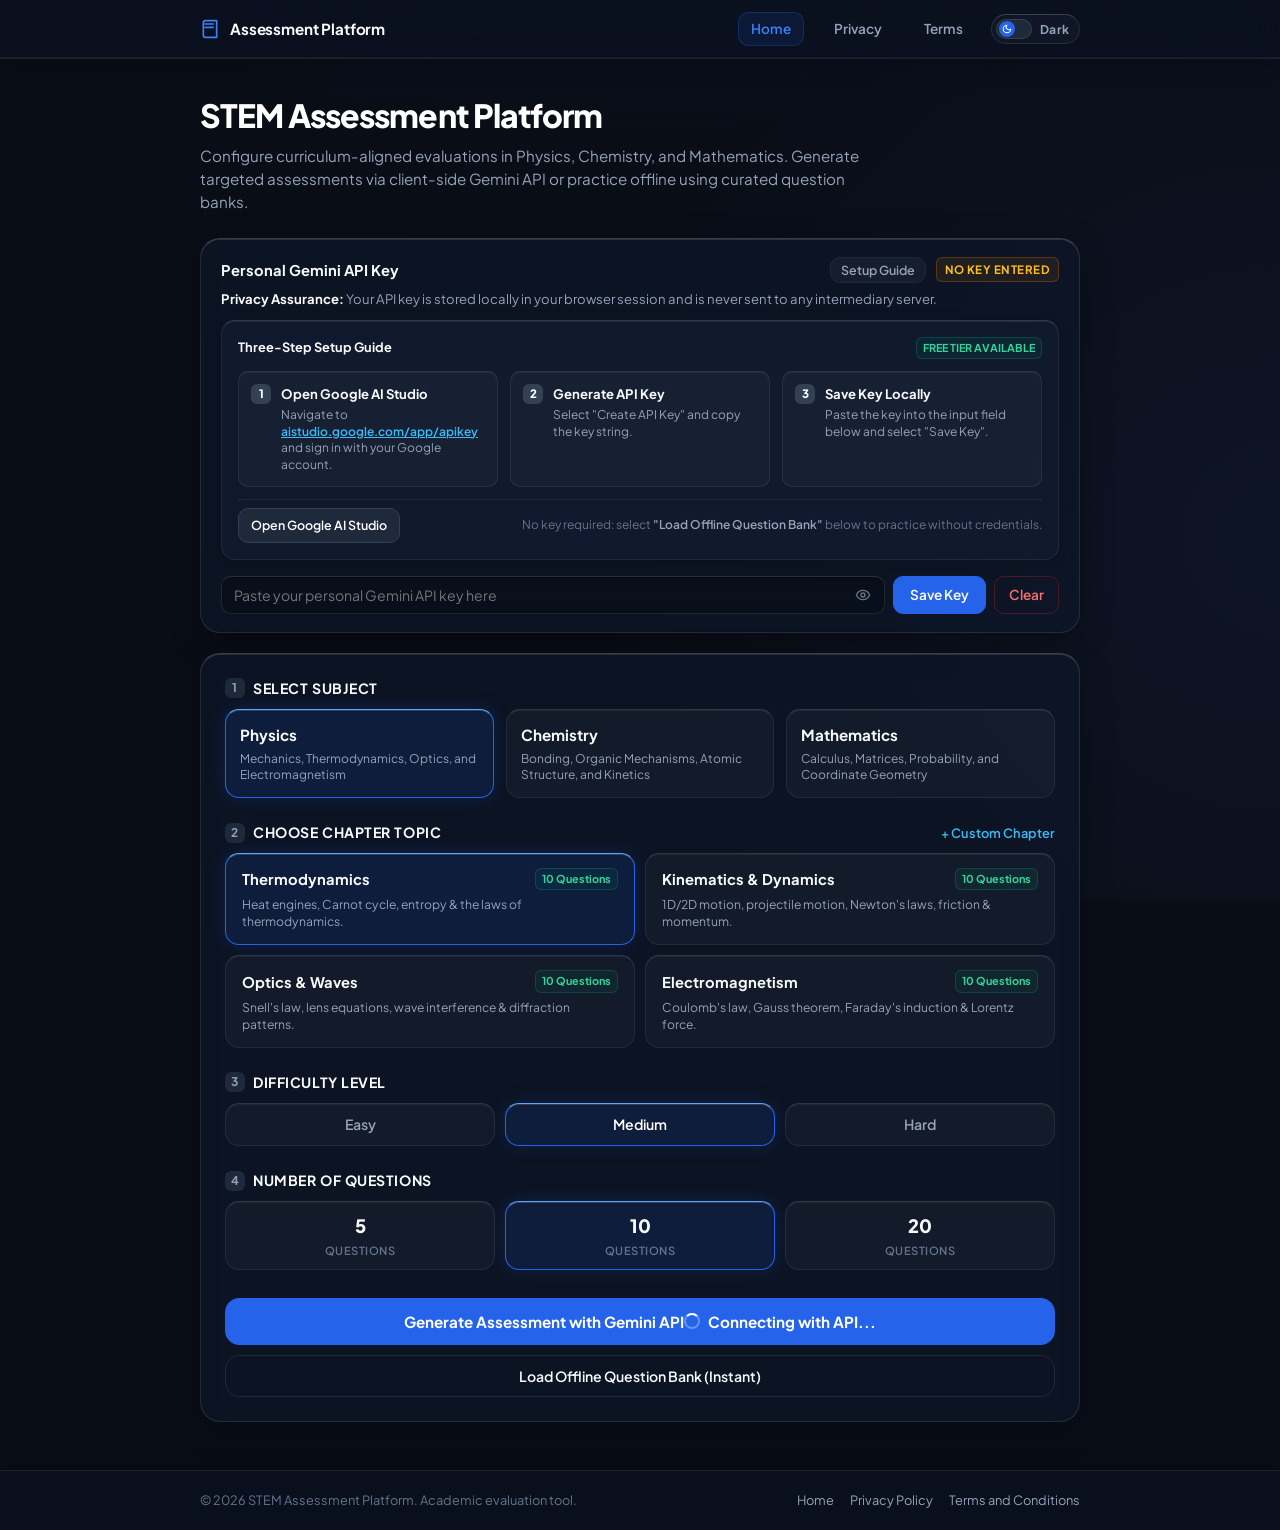
<file: index.html>
<!DOCTYPE html>
<html lang="en">
<head>
  <meta charset="UTF-8">
  <meta name="viewport" content="width=device-width, initial-scale=1.0">
  <title>STEM Assessment Platform</title>
  <link rel="icon" type="image/svg+xml" href="favicon.svg">
  <!-- Google Fonts -->
  <link rel="preconnect" href="https://fonts.googleapis.com">
  <link rel="preconnect" href="https://fonts.gstatic.com" crossorigin>
  <link href="https://fonts.googleapis.com/css2?family=Plus+Jakarta+Sans:wght@400;500;600;700;800&display=swap" rel="stylesheet">
  <!-- Stylesheet -->
  <link rel="stylesheet" href="style.css">
  <!-- Theme Manager (Runs immediately to prevent flicker) -->
  <script src="theme.js"></script>
</head>
<body>
  <!-- Top Navigation -->
  <header class="top-nav">
    <div class="nav-inner">
      <a href="index.html" class="nav-brand">
        <svg class="brand-icon" width="20" height="20" viewBox="0 0 24 24" fill="none" stroke="currentColor" stroke-width="2" stroke-linecap="round" stroke-linejoin="round">
          <path d="M4 19.5v-15A2.5 2.5 0 0 1 6.5 2H20v20H6.5a2.5 2.5 0 0 1-2.5-2.5Z"/>
          <path d="M6 6h10"/>
          <path d="M6 10h10"/>
        </svg>
        <span>Assessment Platform</span>
      </a>
      <div class="nav-actions">
        <nav class="nav-links">
          <a href="index.html" class="nav-link active">Home</a>
          <a href="privacy.html" class="nav-link">Privacy</a>
          <a href="terms.html" class="nav-link">Terms</a>
        </nav>
        <button type="button" id="themeToggleBtn" class="theme-toggle-btn" aria-label="Toggle dark and light theme" title="Toggle theme">
          <span class="theme-toggle-track">
            <span class="theme-toggle-thumb">
              <svg class="theme-icon-moon" width="10" height="10" viewBox="0 0 24 24" fill="none" stroke="currentColor" stroke-width="2.5" stroke-linecap="round" stroke-linejoin="round">
                <path d="M12 3a6 6 0 0 0 9 9 9 9 0 1 1-9-9Z"/>
              </svg>
              <svg class="theme-icon-sun hidden" width="10" height="10" viewBox="0 0 24 24" fill="none" stroke="currentColor" stroke-width="2.5" stroke-linecap="round" stroke-linejoin="round">
                <circle cx="12" cy="12" r="4"/>
                <path d="M12 2v2M12 20v2M4.93 4.93l1.41 1.41M17.66 17.66l1.41 1.41M2 12h2M20 12h2M6.34 17.66l-1.41 1.41M19.07 4.93l-1.41 1.41"/>
              </svg>
            </span>
          </span>
          <span class="theme-mode-label" id="themeModeLabel">Dark</span>
        </button>
      </div>
    </div>
  </header>

  <main class="container">
    <!-- Header -->
    <header class="app-header">
      <h1 class="title">STEM Assessment Platform</h1>
      <p class="subtitle">Configure curriculum-aligned evaluations in Physics, Chemistry, and Mathematics. Generate targeted assessments via client-side Gemini API or practice offline using curated question banks.</p>
    </header>

    <!-- API Key Settings Banner -->
    <section class="card api-key-card" id="apiKeyCard">
      <div class="api-key-header">
        <div class="api-key-title">
          <span>Personal Gemini API Key</span>
        </div>
        <div class="api-key-header-right">
          <button type="button" id="toggleGuideBtn" class="guide-toggle-btn">
            Setup Guide
          </button>
          <span id="apiKeyStatusBadge" class="status-badge status-missing">No Key Entered</span>
        </div>
      </div>

      <p class="api-key-privacy-notice">
        <strong>Privacy Assurance:</strong> Your API key is stored locally in your browser session and is never sent to any intermediary server.
      </p>

      <!-- Student Setup Guide -->
      <div id="studentGuideBox" class="student-guide-box">
        <div class="guide-header">
          <span class="guide-badge">Three-Step Setup Guide</span>
          <span class="guide-cost-badge">Free Tier Available</span>
        </div>
        <div class="guide-steps">
          <div class="guide-step">
            <span class="guide-step-num">1</span>
            <div class="guide-step-body">
              <strong>Open Google AI Studio</strong>
              <p>Navigate to <a href="https://aistudio.google.com/app/apikey" target="_blank" rel="noopener noreferrer" class="guide-link">aistudio.google.com/app/apikey</a> and sign in with your Google account.</p>
            </div>
          </div>
          <div class="guide-step">
            <span class="guide-step-num">2</span>
            <div class="guide-step-body">
              <strong>Generate API Key</strong>
              <p>Select "Create API Key" and copy the key string.</p>
            </div>
          </div>
          <div class="guide-step">
            <span class="guide-step-num">3</span>
            <div class="guide-step-body">
              <strong>Save Key Locally</strong>
              <p>Paste the key into the input field below and select "Save Key".</p>
            </div>
          </div>
        </div>
        <div class="guide-footer">
          <a href="https://aistudio.google.com/app/apikey" target="_blank" rel="noopener noreferrer" class="btn-external-link">
            Open Google AI Studio
          </a>
          <span class="guide-tip">No key required: select <em>"Load Offline Question Bank"</em> below to practice without credentials.</span>
        </div>
      </div>

      <div class="api-key-controls">
        <div class="input-password-wrapper">
          <input 
            type="password" 
            id="apiKeyInput" 
            placeholder="Paste your personal Gemini API key here" 
            autocomplete="off"
          >
          <button type="button" id="toggleKeyVisibilityBtn" class="visibility-btn" title="Toggle visibility">
            <svg width="16" height="16" viewBox="0 0 24 24" fill="none" stroke="currentColor" stroke-width="2" stroke-linecap="round" stroke-linejoin="round">
              <path d="M2 12s3-7 10-7 10 7 10 7-3 7-10 7-10-7-10-7Z"/>
              <circle cx="12" cy="12" r="3"/>
            </svg>
          </button>
        </div>
        <button type="button" id="saveKeyBtn" class="save-key-btn">Save Key</button>
        <button type="button" id="clearKeyBtn" class="clear-key-btn" title="Remove stored key">Clear</button>
      </div>
      <div id="apiKeyNotice" class="api-key-notice hidden"></div>
    </section>

    <!-- Error Alert Bar -->
    <div id="errorAlert" class="error-alert hidden">
      <div class="error-content">
        <svg width="18" height="18" viewBox="0 0 24 24" fill="none" stroke="currentColor" stroke-width="2" stroke-linecap="round" stroke-linejoin="round">
          <circle cx="12" cy="12" r="10"/>
          <line x1="12" y1="8" x2="12" y2="12"/>
          <line x1="12" y1="16" x2="12.01" y2="16"/>
        </svg>
        <span id="errorMessageText">An error occurred</span>
      </div>
      <button type="button" id="closeErrorBtn" class="close-error-btn">&times;</button>
    </div>

    <!-- SECTION A: QUIZ CONFIGURATION FORM -->
    <div class="card quiz-card" id="formCard">
      <form id="quizForm" class="quiz-form" novalidate>
        
        <!-- SECTION 1: Subject -->
        <div class="form-group">
          <label class="group-label">
            <span class="step-num">1</span>
            <span>Select Subject</span>
          </label>
          <div class="subject-grid">
            <label class="selection-card">
              <input type="radio" name="subject" value="Physics" checked>
              <div class="card-content">
                <span class="card-title">Physics</span>
                <span class="card-desc">Mechanics, Thermodynamics, Optics, and Electromagnetism</span>
              </div>
            </label>

            <label class="selection-card">
              <input type="radio" name="subject" value="Chemistry">
              <div class="card-content">
                <span class="card-title">Chemistry</span>
                <span class="card-desc">Bonding, Organic Mechanisms, Atomic Structure, and Kinetics</span>
              </div>
            </label>

            <label class="selection-card">
              <input type="radio" name="subject" value="Mathematics">
              <div class="card-content">
                <span class="card-title">Mathematics</span>
                <span class="card-desc">Calculus, Matrices, Probability, and Coordinate Geometry</span>
              </div>
            </label>
          </div>
        </div>

        <!-- SECTION 2: Topic Boxes of Chapters -->
        <div class="form-group">
          <div class="group-label-row">
            <label class="group-label">
              <span class="step-num">2</span>
              <span>Choose Chapter Topic</span>
            </label>
            <button type="button" id="toggleCustomTopicBtn" class="text-link-btn">+ Custom Chapter</button>
          </div>
          
          <!-- Interactive Topic Boxes -->
          <div id="topicBoxesGrid" class="topic-boxes-grid">
            <!-- Injected dynamically by script.js -->
          </div>

          <!-- Custom Chapter Input -->
          <div id="customTopicWrapper" class="custom-topic-wrapper hidden">
            <input 
              type="text" 
              id="chapterInput" 
              name="chapter" 
              placeholder="Enter custom topic or chapter name" 
              autocomplete="off"
            >
            <datalist id="chapterSuggestions"></datalist>
          </div>

          <span class="error-message" id="chapterError">Please select a topic box or specify a chapter name.</span>
        </div>

        <!-- SECTION 3: Difficulty -->
        <div class="form-group">
          <label class="group-label">
            <span class="step-num">3</span>
            <span>Difficulty Level</span>
          </label>
          <div class="segmented-group difficulty-group">
            <label class="segmented-option">
              <input type="radio" name="difficulty" value="Easy">
              <div class="segmented-content">
                <span>Easy</span>
              </div>
            </label>

            <label class="segmented-option">
              <input type="radio" name="difficulty" value="Medium" checked>
              <div class="segmented-content">
                <span>Medium</span>
              </div>
            </label>

            <label class="segmented-option">
              <input type="radio" name="difficulty" value="Hard">
              <div class="segmented-content">
                <span>Hard</span>
              </div>
            </label>
          </div>
        </div>

        <!-- SECTION 4: Number of Questions -->
        <div class="form-group">
          <label class="group-label">
            <span class="step-num">4</span>
            <span>Number of Questions</span>
          </label>
          <div class="segmented-group count-group">
            <label class="segmented-option count-option">
              <input type="radio" name="questionCount" value="5">
              <div class="segmented-content">
                <span class="count-value">5</span>
                <span class="count-label">Questions</span>
              </div>
            </label>

            <label class="segmented-option count-option">
              <input type="radio" name="questionCount" value="10" checked>
              <div class="segmented-content">
                <span class="count-value">10</span>
                <span class="count-label">Questions</span>
              </div>
            </label>

            <label class="segmented-option count-option">
              <input type="radio" name="questionCount" value="20">
              <div class="segmented-content">
                <span class="count-value">20</span>
                <span class="count-label">Questions</span>
              </div>
            </label>
          </div>
        </div>

        <!-- Action Buttons -->
        <div class="form-actions-dual">
          <button type="submit" id="generateBtn" class="generate-btn">
            <span class="btn-text">Generate Assessment with Gemini API</span>
            <div class="btn-loader" hidden>
              <span class="spinner"></span>
              <span id="loaderStatusText">Connecting with API...</span>
            </div>
          </button>

          <button type="button" id="useLocalDirectBtn" class="btn-local-practice">
            Load Offline Question Bank (Instant)
          </button>
        </div>
      </form>
    </div>

    <!-- HIGH DEMAND / FALLBACK MODAL -->
    <div id="highDemandModal" class="modal-overlay hidden">
      <div class="modal-card">
        <div class="modal-badge-row">
          <span class="modal-badge">Connection Alert</span>
        </div>
        <h3 class="modal-title">API Service Throttled or Unavailable</h3>
        <p class="modal-desc" id="highDemandModalDesc">
          The Gemini API service is currently throttled, rate-limited, or delayed. Would you like to load the verified offline question set for this topic instead?
        </p>
        <div class="modal-topic-preview">
          <span>Target Topic:</span>
          <strong id="modalTopicName">Thermodynamics</strong>
        </div>
        <div class="modal-btn-group">
          <button type="button" id="modalAcceptLocalBtn" class="btn-primary modal-action-btn">
            Load Offline Question Set
          </button>
          <button type="button" id="modalRetryAiBtn" class="btn-secondary modal-action-btn">
            Retry API Call
          </button>
          <button type="button" id="modalDismissBtn" class="btn-outline modal-action-btn">
            Cancel
          </button>
        </div>
      </div>
    </div>

    <!-- SECTION B: GENERATED QUIZ DISPLAY CONTAINER -->
    <section id="quizDisplaySection" class="card quiz-display-card hidden">
      <!-- Quiz Header -->
      <div class="quiz-display-header">
        <div class="quiz-info-left">
          <div class="quiz-tags">
            <span id="quizSubjectTag" class="tag tag-subject">Physics</span>
            <span id="quizDifficultyTag" class="tag tag-difficulty">Medium</span>
            <span id="quizSourceTag" class="tag tag-source">Gemini API</span>
          </div>
          <h2 id="quizChapterTitle" class="quiz-chapter-heading">Thermodynamics</h2>
        </div>
        <button type="button" id="newQuizTopBtn" class="btn-outline">Exit Assessment</button>
      </div>

      <!-- Progress Bar Track -->
      <div class="progress-container">
        <div class="progress-bar-track">
          <div id="quizProgressBar" class="progress-bar-fill" style="width: 0%;"></div>
        </div>
        <div class="progress-info">
          <span id="progressCountText">0 of 10 answered</span>
          <span id="progressPercentText">0%</span>
        </div>
      </div>

      <!-- Questions List Container -->
      <div id="questionsContainer" class="questions-list">
        <!-- Rendered dynamically by script.js -->
      </div>

      <!-- Action Bar -->
      <div class="quiz-bottom-actions">
        <button type="button" id="submitQuizBtn" class="generate-btn submit-quiz-btn">
          <span>Submit and View Results</span>
        </button>
      </div>

      <!-- Results Summary Card (Shown after submit) -->
      <div id="quizResultsCard" class="quiz-results-card hidden">
        <div class="results-badge" id="resultsBadge">Evaluation Complete</div>

        <!-- Headline and Performance Summary -->
        <div class="results-header-block">
          <h2 id="resultTitle" class="result-title">Performance Summary</h2>
          <p id="resultQuote" class="result-quote">Assessment evaluated. Review your score breakdown and topic review recommendations below.</p>
        </div>

        <!-- Score Progress Bar -->
        <div class="score-progress-wrapper">
          <div class="score-progress-header">
            <span class="score-progress-label">Score Evaluation</span>
            <span id="scoreProgressText" class="score-progress-text">0 / 10 Correct (0%)</span>
          </div>
          <div class="score-progress-track">
            <div id="scoreProgressBarFill" class="score-progress-fill" style="width: 0%"></div>
          </div>
        </div>

        <!-- Score Breakdown Stats -->
        <div class="score-stats-grid">
          <div class="score-stat-box stat-correct">
            <span class="stat-num" id="statCorrectNum">0</span>
            <span class="stat-label">Correct</span>
          </div>
          <div class="score-stat-box stat-incorrect">
            <span class="stat-num" id="statIncorrectNum">0</span>
            <span class="stat-label">Incorrect</span>
          </div>
          <div class="score-stat-box stat-accuracy">
            <span class="stat-num" id="statAccuracyNum">0%</span>
            <span class="stat-label">Accuracy</span>
          </div>
        </div>

        <!-- Dynamic Study Topics and Next Recommendations -->
        <div id="topicRecommendationsContainer" class="topic-recommendations-container">
          <!-- Injected via JavaScript -->
        </div>

        <!-- Action Buttons -->
        <div class="results-btn-group">
          <button type="button" id="retakeQuizBtn" class="btn-primary">Retake Assessment</button>
          <button type="button" id="createAnotherQuizBtn" class="btn-secondary">New Assessment Setup</button>
        </div>
      </div>
    </section>

  </main>

  <!-- Professional Footer -->
  <footer class="app-footer">
    <div class="footer-inner">
      <p class="footer-copy">&copy; 2026 STEM Assessment Platform. Academic evaluation tool.</p>
      <div class="footer-links">
        <a href="index.html">Home</a>
        <a href="privacy.html">Privacy Policy</a>
        <a href="terms.html">Terms and Conditions</a>
      </div>
    </div>
  </footer>

  <script src="script.js"></script>
</body>
</html>
</file>
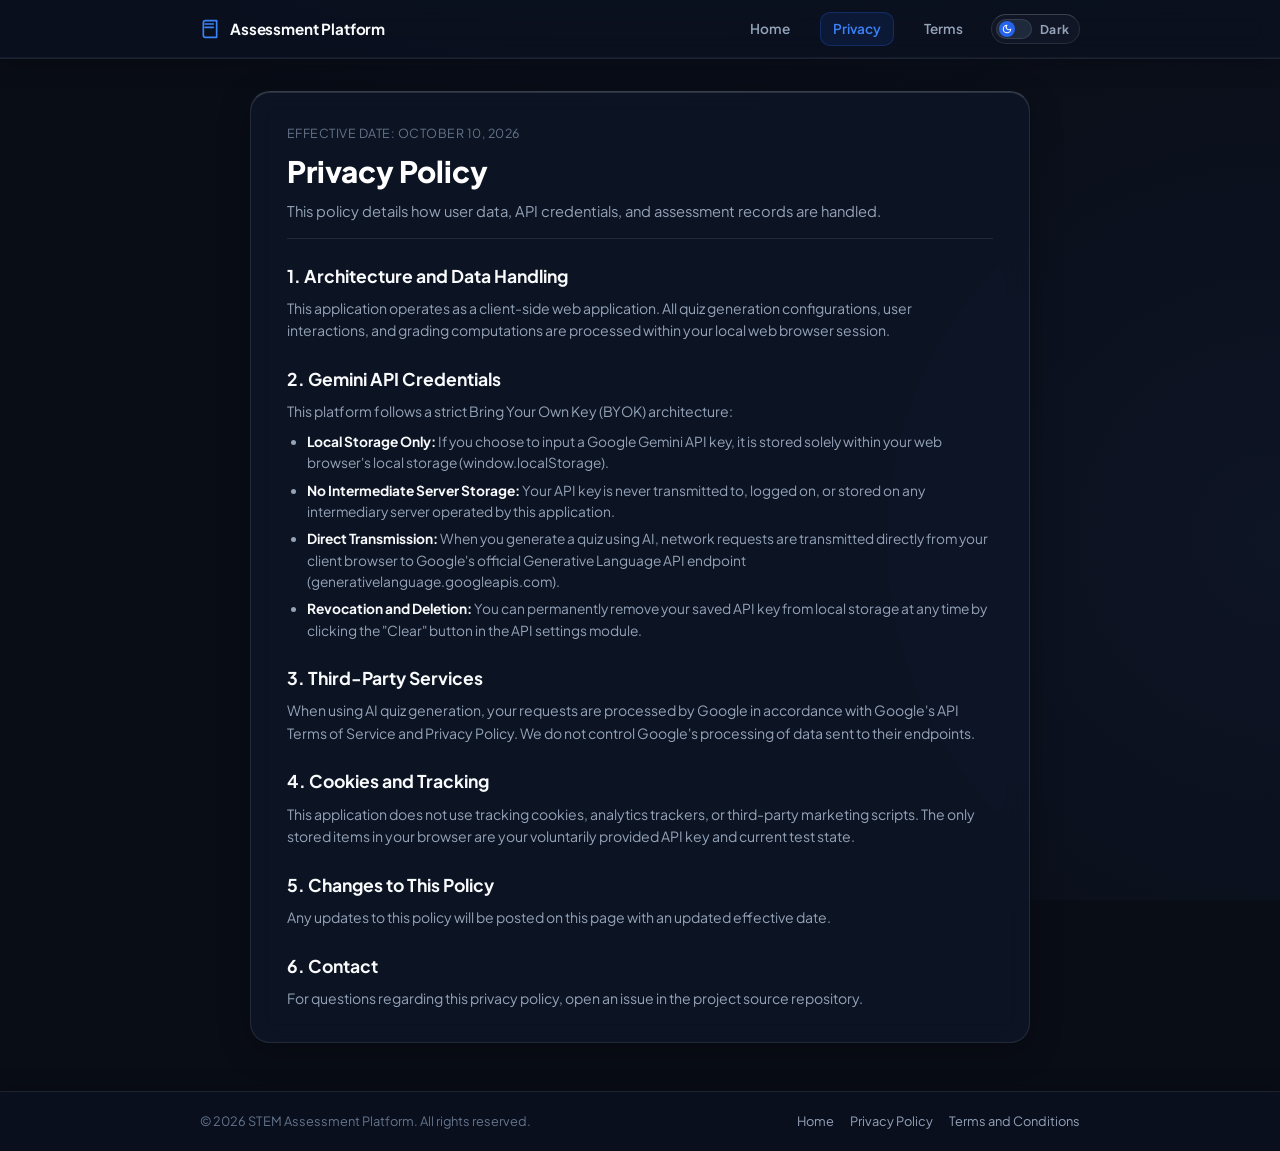
<file: privacy.html>
<!DOCTYPE html>
<html lang="en">
<head>
  <meta charset="UTF-8">
  <meta name="viewport" content="width=device-width, initial-scale=1.0">
  <title>Privacy Policy - STEM Assessment Platform</title>
  <link rel="icon" type="image/svg+xml" href="favicon.svg">
  <link rel="preconnect" href="https://fonts.googleapis.com">
  <link rel="preconnect" href="https://fonts.gstatic.com" crossorigin>
  <link href="https://fonts.googleapis.com/css2?family=Plus+Jakarta+Sans:wght@400;500;600;700&display=swap" rel="stylesheet">
  <link rel="stylesheet" href="style.css">
  <script src="theme.js"></script>
</head>
<body class="legal-page">
  <header class="top-nav">
    <div class="nav-inner">
      <a href="index.html" class="nav-brand">
        <svg class="brand-icon" width="20" height="20" viewBox="0 0 24 24" fill="none" stroke="currentColor" stroke-width="2" stroke-linecap="round" stroke-linejoin="round">
          <path d="M4 19.5v-15A2.5 2.5 0 0 1 6.5 2H20v20H6.5a2.5 2.5 0 0 1-2.5-2.5Z"/>
          <path d="M6 6h10"/>
          <path d="M6 10h10"/>
        </svg>
        <span>Assessment Platform</span>
      </a>
      <div class="nav-actions">
        <nav class="nav-links">
          <a href="index.html" class="nav-link">Home</a>
          <a href="privacy.html" class="nav-link active">Privacy</a>
          <a href="terms.html" class="nav-link">Terms</a>
        </nav>
        <button type="button" id="themeToggleBtn" class="theme-toggle-btn" aria-label="Toggle dark and light theme" title="Toggle theme">
          <span class="theme-toggle-track">
            <span class="theme-toggle-thumb">
              <svg class="theme-icon-moon" width="10" height="10" viewBox="0 0 24 24" fill="none" stroke="currentColor" stroke-width="2.5" stroke-linecap="round" stroke-linejoin="round">
                <path d="M12 3a6 6 0 0 0 9 9 9 9 0 1 1-9-9Z"/>
              </svg>
              <svg class="theme-icon-sun hidden" width="10" height="10" viewBox="0 0 24 24" fill="none" stroke="currentColor" stroke-width="2.5" stroke-linecap="round" stroke-linejoin="round">
                <circle cx="12" cy="12" r="4"/>
                <path d="M12 2v2M12 20v2M4.93 4.93l1.41 1.41M17.66 17.66l1.41 1.41M2 12h2M20 12h2M6.34 17.66l-1.41 1.41M19.07 4.93l-1.41 1.41"/>
              </svg>
            </span>
          </span>
          <span class="theme-mode-label" id="themeModeLabel">Dark</span>
        </button>
      </div>
    </div>
  </header>

  <main class="container legal-container">
    <article class="card legal-card">
      <header class="legal-header">
        <p class="legal-meta">Effective Date: October 10, 2026</p>
        <h1 class="legal-title">Privacy Policy</h1>
        <p class="legal-subtitle">This policy details how user data, API credentials, and assessment records are handled.</p>
      </header>

      <section class="legal-section">
        <h2>1. Architecture and Data Handling</h2>
        <p>This application operates as a client-side web application. All quiz generation configurations, user interactions, and grading computations are processed within your local web browser session.</p>
      </section>

      <section class="legal-section">
        <h2>2. Gemini API Credentials</h2>
        <p>This platform follows a strict Bring Your Own Key (BYOK) architecture:</p>
        <ul>
          <li><strong>Local Storage Only:</strong> If you choose to input a Google Gemini API key, it is stored solely within your web browser's local storage (window.localStorage).</li>
          <li><strong>No Intermediate Server Storage:</strong> Your API key is never transmitted to, logged on, or stored on any intermediary server operated by this application.</li>
          <li><strong>Direct Transmission:</strong> When you generate a quiz using AI, network requests are transmitted directly from your client browser to Google's official Generative Language API endpoint (generativelanguage.googleapis.com).</li>
          <li><strong>Revocation and Deletion:</strong> You can permanently remove your saved API key from local storage at any time by clicking the "Clear" button in the API settings module.</li>
        </ul>
      </section>

      <section class="legal-section">
        <h2>3. Third-Party Services</h2>
        <p>When using AI quiz generation, your requests are processed by Google in accordance with Google's API Terms of Service and Privacy Policy. We do not control Google's processing of data sent to their endpoints.</p>
      </section>

      <section class="legal-section">
        <h2>4. Cookies and Tracking</h2>
        <p>This application does not use tracking cookies, analytics trackers, or third-party marketing scripts. The only stored items in your browser are your voluntarily provided API key and current test state.</p>
      </section>

      <section class="legal-section">
        <h2>5. Changes to This Policy</h2>
        <p>Any updates to this policy will be posted on this page with an updated effective date.</p>
      </section>

      <section class="legal-section">
        <h2>6. Contact</h2>
        <p>For questions regarding this privacy policy, open an issue in the project source repository.</p>
      </section>
    </article>
  </main>

  <footer class="app-footer">
    <div class="footer-inner">
      <p class="footer-copy">&copy; 2026 STEM Assessment Platform. All rights reserved.</p>
      <div class="footer-links">
        <a href="index.html">Home</a>
        <a href="privacy.html">Privacy Policy</a>
        <a href="terms.html">Terms and Conditions</a>
      </div>
    </div>
  </footer>
</body>
</html>
</file>
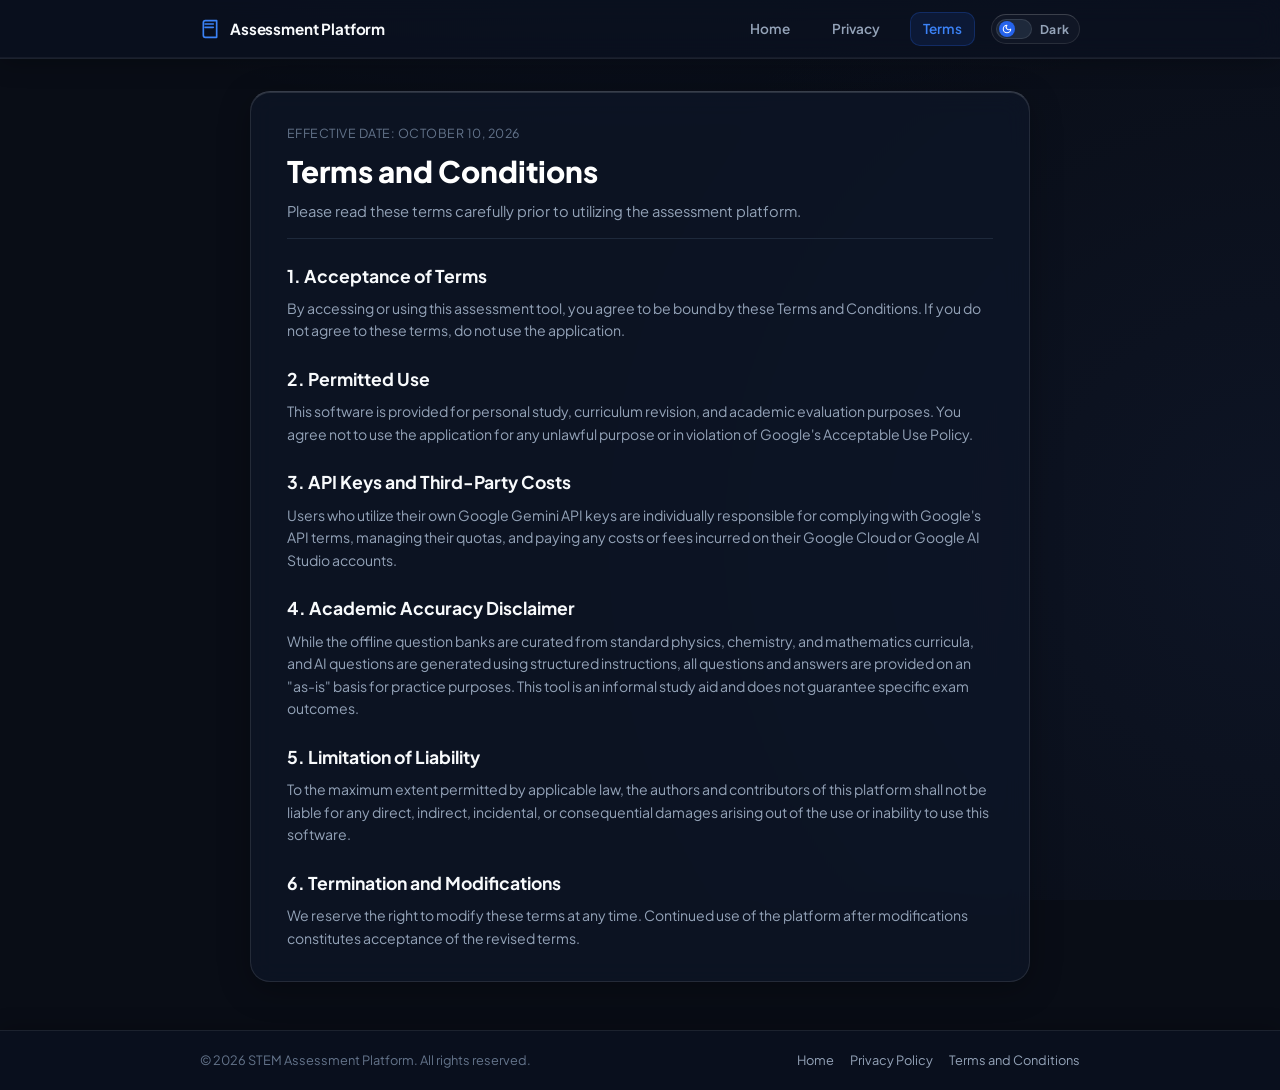
<file: terms.html>
<!DOCTYPE html>
<html lang="en">
<head>
  <meta charset="UTF-8">
  <meta name="viewport" content="width=device-width, initial-scale=1.0">
  <title>Terms and Conditions - STEM Assessment Platform</title>
  <link rel="icon" type="image/svg+xml" href="favicon.svg">
  <link rel="preconnect" href="https://fonts.googleapis.com">
  <link rel="preconnect" href="https://fonts.gstatic.com" crossorigin>
  <link href="https://fonts.googleapis.com/css2?family=Plus+Jakarta+Sans:wght@400;500;600;700&display=swap" rel="stylesheet">
  <link rel="stylesheet" href="style.css">
  <script src="theme.js"></script>
</head>
<body class="legal-page">
  <header class="top-nav">
    <div class="nav-inner">
      <a href="index.html" class="nav-brand">
        <svg class="brand-icon" width="20" height="20" viewBox="0 0 24 24" fill="none" stroke="currentColor" stroke-width="2" stroke-linecap="round" stroke-linejoin="round">
          <path d="M4 19.5v-15A2.5 2.5 0 0 1 6.5 2H20v20H6.5a2.5 2.5 0 0 1-2.5-2.5Z"/>
          <path d="M6 6h10"/>
          <path d="M6 10h10"/>
        </svg>
        <span>Assessment Platform</span>
      </a>
      <div class="nav-actions">
        <nav class="nav-links">
          <a href="index.html" class="nav-link">Home</a>
          <a href="privacy.html" class="nav-link">Privacy</a>
          <a href="terms.html" class="nav-link active">Terms</a>
        </nav>
        <button type="button" id="themeToggleBtn" class="theme-toggle-btn" aria-label="Toggle dark and light theme" title="Toggle theme">
          <span class="theme-toggle-track">
            <span class="theme-toggle-thumb">
              <svg class="theme-icon-moon" width="10" height="10" viewBox="0 0 24 24" fill="none" stroke="currentColor" stroke-width="2.5" stroke-linecap="round" stroke-linejoin="round">
                <path d="M12 3a6 6 0 0 0 9 9 9 9 0 1 1-9-9Z"/>
              </svg>
              <svg class="theme-icon-sun hidden" width="10" height="10" viewBox="0 0 24 24" fill="none" stroke="currentColor" stroke-width="2.5" stroke-linecap="round" stroke-linejoin="round">
                <circle cx="12" cy="12" r="4"/>
                <path d="M12 2v2M12 20v2M4.93 4.93l1.41 1.41M17.66 17.66l1.41 1.41M2 12h2M20 12h2M6.34 17.66l-1.41 1.41M19.07 4.93l-1.41 1.41"/>
              </svg>
            </span>
          </span>
          <span class="theme-mode-label" id="themeModeLabel">Dark</span>
        </button>
      </div>
    </div>
  </header>

  <main class="container legal-container">
    <article class="card legal-card">
      <header class="legal-header">
        <p class="legal-meta">Effective Date: October 10, 2026</p>
        <h1 class="legal-title">Terms and Conditions</h1>
        <p class="legal-subtitle">Please read these terms carefully prior to utilizing the assessment platform.</p>
      </header>

      <section class="legal-section">
        <h2>1. Acceptance of Terms</h2>
        <p>By accessing or using this assessment tool, you agree to be bound by these Terms and Conditions. If you do not agree to these terms, do not use the application.</p>
      </section>

      <section class="legal-section">
        <h2>2. Permitted Use</h2>
        <p>This software is provided for personal study, curriculum revision, and academic evaluation purposes. You agree not to use the application for any unlawful purpose or in violation of Google's Acceptable Use Policy.</p>
      </section>

      <section class="legal-section">
        <h2>3. API Keys and Third-Party Costs</h2>
        <p>Users who utilize their own Google Gemini API keys are individually responsible for complying with Google's API terms, managing their quotas, and paying any costs or fees incurred on their Google Cloud or Google AI Studio accounts.</p>
      </section>

      <section class="legal-section">
        <h2>4. Academic Accuracy Disclaimer</h2>
        <p>While the offline question banks are curated from standard physics, chemistry, and mathematics curricula, and AI questions are generated using structured instructions, all questions and answers are provided on an "as-is" basis for practice purposes. This tool is an informal study aid and does not guarantee specific exam outcomes.</p>
      </section>

      <section class="legal-section">
        <h2>5. Limitation of Liability</h2>
        <p>To the maximum extent permitted by applicable law, the authors and contributors of this platform shall not be liable for any direct, indirect, incidental, or consequential damages arising out of the use or inability to use this software.</p>
      </section>

      <section class="legal-section">
        <h2>6. Termination and Modifications</h2>
        <p>We reserve the right to modify these terms at any time. Continued use of the platform after modifications constitutes acceptance of the revised terms.</p>
      </section>
    </article>
  </main>

  <footer class="app-footer">
    <div class="footer-inner">
      <p class="footer-copy">&copy; 2026 STEM Assessment Platform. All rights reserved.</p>
      <div class="footer-links">
        <a href="index.html">Home</a>
        <a href="privacy.html">Privacy Policy</a>
        <a href="terms.html">Terms and Conditions</a>
      </div>
    </div>
  </footer>
</body>
</html>
</file>
<file: style.css>
/* ==========================================================================
   STEM Assessment Platform - Professional Stylesheet
   Design System: Neutral Dark Slate, Crisp Solid Accents, Rectangular Elements
   Zero Purple Gradients, Zero Pill Radii, Zero Emojis, Zero Slop
   ========================================================================== */

:root {
  --font-family: 'Plus Jakarta Sans', -apple-system, BlinkMacSystemFont, "Segoe UI", Roboto, sans-serif;
  
  /* Color Palette - High Contrast Neutral Slate */
  --bg-dark: #090d16;
  --bg-card: #0f172a;
  --bg-card-subtle: #141e33;
  --bg-card-hover: #1e293b;
  --border-default: #1e293b;
  --border-hover: #334155;
  --border-focus: #3b82f6;
  
  /* Glassmorphism System Tokens */
  --glass-bg-nav: rgba(11, 17, 32, 0.8);
  --glass-bg-card: rgba(15, 23, 42, 0.65);
  --glass-bg-card-hover: rgba(30, 41, 59, 0.7);
  --glass-bg-panel: rgba(20, 30, 51, 0.55);
  --glass-bg-modal: rgba(15, 23, 42, 0.88);
  --glass-bg-input: rgba(9, 13, 22, 0.65);
  --glass-bg-element: rgba(255, 255, 255, 0.03);
  --glass-bg-element-hover: rgba(255, 255, 255, 0.06);

  --glass-blur-nav: 12px;
  --glass-blur-card: 12px;
  --glass-blur-panel: 10px;
  --glass-blur-modal: 16px;

  --glass-border: 1px solid rgba(255, 255, 255, 0.1);
  --glass-border-light: 1px solid rgba(255, 255, 255, 0.07);
  --glass-border-top: 1px solid rgba(255, 255, 255, 0.18);

  --glass-shadow: 0 8px 32px rgba(0, 0, 0, 0.28), inset 0 1px 0 rgba(255, 255, 255, 0.12);
  --glass-shadow-sm: 0 4px 16px rgba(0, 0, 0, 0.2), inset 0 1px 0 rgba(255, 255, 255, 0.08);
  --glass-shadow-modal: 0 20px 50px rgba(0, 0, 0, 0.6), inset 0 1px 0 rgba(255, 255, 255, 0.2);
  
  /* Solid Primary Actions - Clean Blue */
  --primary: #2563eb;
  --primary-hover: #1d4ed8;
  --primary-active: #1e40af;
  --primary-subtle: rgba(37, 99, 235, 0.12);
  --primary-border: rgba(37, 99, 235, 0.35);
  
  /* Functional Status Colors */
  --success: #059669;
  --success-bg: rgba(5, 150, 105, 0.1);
  --success-border: rgba(5, 150, 105, 0.3);
  --success-text: #34d399;
  
  --warning: #d97706;
  --warning-bg: rgba(217, 119, 6, 0.1);
  --warning-border: rgba(217, 119, 6, 0.3);
  --warning-text: #fbbf24;
  
  --danger: #dc2626;
  --danger-bg: rgba(220, 38, 38, 0.1);
  --danger-border: rgba(220, 38, 38, 0.3);
  --danger-text: #f87171;
  
  /* Typography */
  --text-main: #f8fafc;
  --text-secondary: #94a3b8;
  --text-muted: #64748b;
  
  /* Modern Rounded Corners System */
  --radius-xs: 6px;
  --radius-sm: 10px;
  --radius-md: 14px;
  --radius-lg: 20px;
  --radius-xl: 26px;
  
  --transition-fast: 0.15s ease-in-out;
}

/* ==========================================================================
   Light Mode Theme Overrides
   ========================================================================== */
[data-theme="light"] {
  --bg-dark: #f8fafc;
  --bg-card: #ffffff;
  --bg-card-subtle: #f1f5f9;
  --bg-card-hover: #e2e8f0;
  --border-default: #e2e8f0;
  --border-hover: #cbd5e1;
  --border-focus: #2563eb;

  /* Frosted Glass - Light Theme */
  --glass-bg-nav: rgba(255, 255, 255, 0.88);
  --glass-bg-card: rgba(255, 255, 255, 0.78);
  --glass-bg-card-hover: rgba(255, 255, 255, 0.95);
  --glass-bg-panel: rgba(248, 250, 252, 0.82);
  --glass-bg-modal: rgba(255, 255, 255, 0.96);
  --glass-bg-input: rgba(255, 255, 255, 0.92);
  --glass-bg-element: rgba(15, 23, 42, 0.03);
  --glass-bg-element-hover: rgba(15, 23, 42, 0.06);

  --glass-border: 1px solid rgba(15, 23, 42, 0.08);
  --glass-border-light: 1px solid rgba(15, 23, 42, 0.06);
  --glass-border-top: 1px solid rgba(255, 255, 255, 0.95);

  --glass-shadow: 0 8px 30px rgba(15, 23, 42, 0.06), inset 0 1px 0 rgba(255, 255, 255, 0.9);
  --glass-shadow-sm: 0 4px 16px rgba(15, 23, 42, 0.04), inset 0 1px 0 rgba(255, 255, 255, 0.8);
  --glass-shadow-modal: 0 20px 50px rgba(15, 23, 42, 0.16), inset 0 1px 0 rgba(255, 255, 255, 0.95);

  /* Primary */
  --primary: #2563eb;
  --primary-hover: #1d4ed8;
  --primary-active: #1e40af;
  --primary-subtle: rgba(37, 99, 235, 0.08);
  --primary-border: rgba(37, 99, 235, 0.25);

  /* Functional Status */
  --success: #059669;
  --success-bg: rgba(5, 150, 105, 0.08);
  --success-border: rgba(5, 150, 105, 0.22);
  --success-text: #047857;

  --warning: #d97706;
  --warning-bg: rgba(217, 119, 6, 0.08);
  --warning-border: rgba(217, 119, 6, 0.22);
  --warning-text: #b45309;

  --danger: #dc2626;
  --danger-bg: rgba(220, 38, 38, 0.08);
  --danger-border: rgba(220, 38, 38, 0.22);
  --danger-text: #b91c1c;

  /* Typography */
  --text-main: #0f172a;
  --text-secondary: #475569;
  --text-muted: #64748b;
}

[data-theme="light"] body {
  background-color: var(--bg-dark);
  background-image: 
    radial-gradient(ellipse 80% 50% at 50% -20%, rgba(37, 99, 235, 0.06), transparent 70%),
    radial-gradient(circle at 100% 60%, rgba(226, 232, 240, 0.8), transparent 50%);
  color: var(--text-main);
}

[data-theme="light"] .title,
[data-theme="light"] .legal-title,
[data-theme="light"] .perfect-score-headline,
[data-theme="light"] .count-value,
[data-theme="light"] .score-progress-text {
  color: #0f172a;
}

[data-theme="light"] .top-nav {
  border-bottom: 1px solid rgba(15, 23, 42, 0.08);
  box-shadow: 0 4px 20px rgba(15, 23, 42, 0.04);
}

[data-theme="light"] .app-footer {
  border-top: 1px solid rgba(15, 23, 42, 0.08);
  box-shadow: 0 -4px 20px rgba(15, 23, 42, 0.04);
}

[data-theme="light"] .modal-overlay {
  background: rgba(15, 23, 42, 0.45);
}

[data-theme="light"] .btn-external-link,
[data-theme="light"] .btn-practice-topic {
  background: #f1f5f9;
  border-color: #cbd5e1;
  color: #0f172a;
}

[data-theme="light"] .btn-external-link:hover,
[data-theme="light"] .btn-practice-topic:hover {
  background: #e2e8f0;
}

[data-theme="light"] .opt-prefix,
[data-theme="light"] .guide-step-num,
[data-theme="light"] .step-num {
  background: #e2e8f0;
  color: #334155;
}

[data-theme="light"] .q-badge,
[data-theme="light"] .tag-subject,
[data-theme="light"] .tag-difficulty {
  background: #f1f5f9;
  color: #475569;
  border-color: #cbd5e1;
}

[data-theme="light"] .progress-bar-track,
[data-theme="light"] .score-progress-track {
  background: #e2e8f0;
}

[data-theme="light"] .explanation-box {
  background: rgba(241, 245, 249, 0.9);
  color: #1e293b;
}

[data-theme="light"] .study-topic-takeaway {
  background: rgba(15, 23, 42, 0.05);
  color: #1e293b;
}

[data-theme="light"] .jump-to-q-btn {
  background: rgba(15, 23, 42, 0.06);
  border-color: rgba(15, 23, 42, 0.15);
  color: #334155;
}

[data-theme="light"] .jump-to-q-btn:hover {
  background: rgba(15, 23, 42, 0.12);
  color: #0f172a;
}

[data-theme="light"] #apiKeyInput,
[data-theme="light"] #chapterInput {
  background: #ffffff;
  border-color: #cbd5e1;
  border-top-color: #cbd5e1;
  color: #0f172a;
  box-shadow: inset 0 1px 2px rgba(15, 23, 42, 0.05);
}

[data-theme="light"] .btn-secondary,
[data-theme="light"] .btn-local-practice {
  color: #0f172a;
  border-color: #cbd5e1;
}

[data-theme="light"] .btn-secondary:hover,
[data-theme="light"] .btn-local-practice:hover {
  background: rgba(15, 23, 42, 0.05);
}

[data-theme="light"] .nav-link:hover {
  background: rgba(15, 23, 42, 0.05);
}

/* Base Reset */
*, *::before, *::after {
  box-sizing: border-box;
  margin: 0;
  padding: 0;
}

html {
  font-size: 16px;
  scroll-behavior: smooth;
}

body {
  font-family: var(--font-family);
  background-color: var(--bg-dark);
  background-image: 
    radial-gradient(ellipse 80% 50% at 50% -20%, rgba(37, 99, 235, 0.08), transparent 70%),
    radial-gradient(circle at 100% 60%, rgba(15, 23, 42, 0.75), transparent 50%);
  background-attachment: fixed;
  color: var(--text-main);
  min-height: 100vh;
  display: flex;
  flex-direction: column;
  line-height: 1.5;
  -webkit-font-smoothing: antialiased;
}

/* Top Navigation Bar */
.top-nav {
  width: 100%;
  background: var(--glass-bg-nav);
  backdrop-filter: blur(var(--glass-blur-nav));
  -webkit-backdrop-filter: blur(var(--glass-blur-nav));
  border-bottom: 1px solid rgba(255, 255, 255, 0.08);
  box-shadow: 0 4px 24px rgba(0, 0, 0, 0.25), inset 0 -1px 0 rgba(255, 255, 255, 0.05);
  position: sticky;
  top: 0;
  z-index: 100;
  transition: var(--transition-fast);
}

.nav-inner {
  max-width: 920px;
  margin: 0 auto;
  padding: 12px 20px;
  display: flex;
  align-items: center;
  justify-content: space-between;
}

.nav-brand {
  display: flex;
  align-items: center;
  gap: 10px;
  text-decoration: none;
  color: var(--text-main);
  font-weight: 700;
  font-size: 0.95rem;
  letter-spacing: -0.01em;
}

.brand-icon {
  color: #3b82f6;
  flex-shrink: 0;
}

.nav-links {
  display: flex;
  align-items: center;
  gap: 18px;
}

.nav-link {
  text-decoration: none;
  font-size: 0.85rem;
  font-weight: 600;
  color: var(--text-secondary);
  transition: var(--transition-fast);
  padding: 6px 12px;
  border-radius: var(--radius-sm);
}

.nav-link:hover {
  color: var(--text-main);
  background: rgba(255, 255, 255, 0.05);
}

.nav-link.active {
  color: #3b82f6;
  background: rgba(37, 99, 235, 0.12);
  border: 1px solid rgba(37, 99, 235, 0.25);
}

/* Navigation Actions Container */
.nav-actions {
  display: flex;
  align-items: center;
  gap: 16px;
}

/* Theme Toggle Button - Modern On/Off Switch */
.theme-toggle-btn {
  display: inline-flex;
  align-items: center;
  gap: 8px;
  background: var(--glass-bg-element);
  border: var(--glass-border);
  border-top: var(--glass-border-top);
  border-radius: 99px;
  padding: 4px 10px 4px 4px;
  cursor: pointer;
  font-family: inherit;
  font-size: 0.78rem;
  font-weight: 700;
  color: var(--text-secondary);
  transition: var(--transition-fast);
  user-select: none;
}

.theme-toggle-btn:hover {
  background: var(--glass-bg-element-hover);
  border-color: var(--border-hover);
  color: var(--text-main);
}

.theme-toggle-track {
  width: 36px;
  height: 20px;
  background: #1e293b;
  border: 1px solid rgba(255, 255, 255, 0.1);
  border-radius: 99px;
  position: relative;
  display: flex;
  align-items: center;
  transition: var(--transition-fast);
}

[data-theme="light"] .theme-toggle-track {
  background: #e2e8f0;
  border-color: #cbd5e1;
}

.theme-toggle-thumb {
  width: 16px;
  height: 16px;
  border-radius: 50%;
  background: #2563eb;
  color: #ffffff;
  display: flex;
  align-items: center;
  justify-content: center;
  position: absolute;
  left: 2px;
  transition: transform 0.25s cubic-bezier(0.4, 0, 0.2, 1), background-color 0.2s ease;
}

[data-theme="light"] .theme-toggle-thumb {
  transform: translateX(16px);
  background: #0284c7;
}

.theme-mode-label {
  font-size: 0.76rem;
  letter-spacing: 0.02em;
}

/* Main Container */
.container {
  width: 100%;
  max-width: 920px;
  margin: 0 auto;
  padding: 32px 20px 48px;
  display: flex;
  flex-direction: column;
  gap: 20px;
  flex: 1;
}

/* Header */
.app-header {
  margin-bottom: 4px;
}

.title {
  font-size: 2rem;
  font-weight: 800;
  letter-spacing: -0.03em;
  color: #ffffff;
  margin-bottom: 6px;
}

.subtitle {
  color: var(--text-secondary);
  font-size: 0.95rem;
  line-height: 1.5;
  max-width: 680px;
}

/* Structured Card */
.card {
  background: var(--glass-bg-card);
  backdrop-filter: blur(var(--glass-blur-card));
  -webkit-backdrop-filter: blur(var(--glass-blur-card));
  border: var(--glass-border);
  border-top: var(--glass-border-top);
  border-radius: var(--radius-lg);
  box-shadow: var(--glass-shadow);
  padding: 24px;
}

/* API Key Card */
.api-key-card {
  background: var(--glass-bg-card);
  backdrop-filter: blur(var(--glass-blur-card));
  -webkit-backdrop-filter: blur(var(--glass-blur-card));
  border: var(--glass-border);
  border-top: var(--glass-border-top);
  border-radius: var(--radius-lg);
  box-shadow: var(--glass-shadow);
  padding: 18px 20px;
}

.api-key-header {
  display: flex;
  justify-content: space-between;
  align-items: center;
  margin-bottom: 6px;
}

.api-key-title {
  display: flex;
  align-items: center;
  gap: 8px;
  font-weight: 700;
  font-size: 0.92rem;
  color: var(--text-main);
}

.api-key-header-right {
  display: flex;
  align-items: center;
  gap: 10px;
}

/* Rectangular Badges (Zero Pills) */
.status-badge {
  font-size: 0.72rem;
  font-weight: 700;
  text-transform: uppercase;
  padding: 3px 8px;
  border-radius: var(--radius-xs);
  letter-spacing: 0.04em;
}

.status-configured {
  background: var(--success-bg);
  border: 1px solid var(--success-border);
  color: var(--success-text);
}

.status-missing {
  background: var(--warning-bg);
  border: 1px solid var(--warning-border);
  color: var(--warning-text);
}

.guide-toggle-btn {
  display: inline-flex;
  align-items: center;
  gap: 6px;
  padding: 4px 10px;
  background: rgba(255, 255, 255, 0.04);
  border: 1px solid var(--border-default);
  border-radius: var(--radius-sm);
  color: var(--text-secondary);
  font-size: 0.78rem;
  font-weight: 600;
  cursor: pointer;
  font-family: inherit;
  transition: var(--transition-fast);
}

.guide-toggle-btn:hover {
  background: rgba(255, 255, 255, 0.08);
  color: var(--text-main);
  border-color: var(--border-hover);
}

.api-key-privacy-notice {
  font-size: 0.82rem;
  color: var(--text-secondary);
  margin: 6px 0 12px 0;
  line-height: 1.45;
}

.api-key-privacy-notice strong {
  color: var(--text-main);
}

/* Student Guide Box */
.student-guide-box {
  background: var(--glass-bg-panel);
  backdrop-filter: blur(var(--glass-blur-card));
  -webkit-backdrop-filter: blur(var(--glass-blur-card));
  border: var(--glass-border-light);
  border-top: 1px solid rgba(255, 255, 255, 0.14);
  border-radius: var(--radius-md);
  box-shadow: var(--glass-shadow-sm);
  padding: 16px;
  margin: 8px 0 16px 0;
  display: flex;
  flex-direction: column;
  gap: 12px;
}

.guide-header {
  display: flex;
  align-items: center;
  justify-content: space-between;
  gap: 8px;
}

.guide-badge {
  font-size: 0.8rem;
  font-weight: 700;
  color: var(--text-main);
}

.guide-cost-badge {
  font-size: 0.68rem;
  font-weight: 700;
  text-transform: uppercase;
  background: var(--success-bg);
  color: var(--success-text);
  border: 1px solid var(--success-border);
  padding: 2px 6px;
  border-radius: var(--radius-xs);
}

.guide-steps {
  display: grid;
  grid-template-columns: repeat(3, 1fr);
  gap: 12px;
}

.guide-step {
  background: var(--glass-bg-element);
  border: var(--glass-border-light);
  border-top: 1px solid rgba(255, 255, 255, 0.1);
  box-shadow: inset 0 1px 0 rgba(255, 255, 255, 0.05);
  border-radius: var(--radius-sm);
  padding: 12px;
  display: flex;
  gap: 10px;
  align-items: flex-start;
}

.guide-step-num {
  display: inline-flex;
  align-items: center;
  justify-content: center;
  width: 20px;
  height: 20px;
  border-radius: var(--radius-xs);
  background: #334155;
  color: #ffffff;
  font-size: 0.72rem;
  font-weight: 800;
  flex-shrink: 0;
}

.guide-step-body {
  display: flex;
  flex-direction: column;
  gap: 3px;
}

.guide-step-body strong {
  font-size: 0.82rem;
  color: var(--text-main);
}

.guide-step-body p {
  font-size: 0.75rem;
  color: var(--text-secondary);
  line-height: 1.4;
}

.guide-link {
  color: #38bdf8;
  text-decoration: underline;
  font-weight: 600;
}

.guide-footer {
  display: flex;
  align-items: center;
  justify-content: space-between;
  gap: 12px;
  padding-top: 8px;
  border-top: 1px solid var(--border-default);
  flex-wrap: wrap;
}

.btn-external-link {
  display: inline-flex;
  align-items: center;
  gap: 6px;
  padding: 7px 12px;
  background: #1e293b;
  border: 1px solid #334155;
  color: #ffffff;
  font-size: 0.78rem;
  font-weight: 600;
  text-decoration: none;
  border-radius: var(--radius-sm);
  transition: var(--transition-fast);
}

.btn-external-link:hover {
  background: #334155;
}

.guide-tip {
  font-size: 0.75rem;
  color: var(--text-muted);
}

.guide-tip em {
  color: var(--text-secondary);
  font-style: normal;
  font-weight: 600;
}

/* API Key Controls */
.api-key-controls {
  display: flex;
  gap: 8px;
}

.input-password-wrapper {
  position: relative;
  flex: 1;
}

#apiKeyInput {
  width: 100%;
  padding: 9px 38px 9px 12px;
  font-size: 0.88rem;
  font-family: inherit;
  color: var(--text-main);
  background: var(--glass-bg-input);
  backdrop-filter: blur(8px);
  -webkit-backdrop-filter: blur(8px);
  border: var(--glass-border);
  border-top: 1px solid rgba(255, 255, 255, 0.14);
  border-radius: var(--radius-sm);
  outline: none;
  box-shadow: inset 0 1px 3px rgba(0, 0, 0, 0.3);
  transition: var(--transition-fast);
}

#apiKeyInput:focus {
  border-color: var(--border-focus);
}

.visibility-btn {
  position: absolute;
  right: 10px;
  top: 50%;
  transform: translateY(-50%);
  background: none;
  border: none;
  cursor: pointer;
  color: var(--text-muted);
  display: flex;
  align-items: center;
  justify-content: center;
  padding: 4px;
  border-radius: var(--radius-xs);
  transition: var(--transition-fast);
}

.visibility-btn:hover {
  color: var(--text-main);
  background: rgba(255, 255, 255, 0.08);
}

.save-key-btn {
  padding: 9px 16px;
  font-family: inherit;
  font-size: 0.85rem;
  font-weight: 600;
  background: var(--primary);
  color: #ffffff;
  border: 1px solid var(--primary);
  border-radius: var(--radius-sm);
  cursor: pointer;
  white-space: nowrap;
  transition: var(--transition-fast);
}

.save-key-btn:hover {
  background: var(--primary-hover);
}

.clear-key-btn {
  padding: 9px 14px;
  font-family: inherit;
  font-size: 0.85rem;
  font-weight: 600;
  background: transparent;
  color: var(--danger-text);
  border: 1px solid var(--danger-border);
  border-radius: var(--radius-sm);
  cursor: pointer;
  white-space: nowrap;
  transition: var(--transition-fast);
}

.clear-key-btn:hover {
  background: var(--danger-bg);
}

.api-key-notice {
  margin-top: 8px;
  font-size: 0.78rem;
  color: var(--success-text);
}

/* Alert / Error Bar */
.error-alert {
  background: var(--danger-bg);
  border: 1px solid var(--danger-border);
  border-radius: var(--radius-md);
  padding: 12px 16px;
  display: flex;
  align-items: center;
  justify-content: space-between;
  gap: 12px;
}

.error-content {
  display: flex;
  align-items: center;
  gap: 10px;
  font-size: 0.88rem;
  color: var(--danger-text);
}

.close-error-btn {
  background: none;
  border: none;
  color: var(--danger-text);
  font-size: 1.2rem;
  cursor: pointer;
  line-height: 1;
}

/* Form Styles */
.quiz-form {
  display: flex;
  flex-direction: column;
  gap: 24px;
}

.form-group {
  display: flex;
  flex-direction: column;
  gap: 10px;
}

.group-label-row {
  display: flex;
  align-items: center;
  justify-content: space-between;
}

.group-label {
  display: flex;
  align-items: center;
  gap: 8px;
  font-size: 0.88rem;
  font-weight: 700;
  color: var(--text-main);
  text-transform: uppercase;
  letter-spacing: 0.04em;
}

.step-num {
  display: inline-flex;
  align-items: center;
  justify-content: center;
  width: 20px;
  height: 20px;
  border-radius: var(--radius-xs);
  background: #1e293b;
  color: #94a3b8;
  font-size: 0.75rem;
  font-weight: 700;
}

.text-link-btn {
  background: none;
  border: none;
  font-family: inherit;
  font-size: 0.8rem;
  font-weight: 600;
  color: #38bdf8;
  cursor: pointer;
}

.text-link-btn:hover {
  text-decoration: underline;
}

/* Subject Selection Grid */
.subject-grid {
  display: grid;
  grid-template-columns: repeat(3, 1fr);
  gap: 12px;
}

.selection-card {
  cursor: pointer;
  position: relative;
  display: block;
}

.selection-card input[type="radio"] {
  position: absolute;
  opacity: 0;
  width: 0;
  height: 0;
}

.selection-card .card-content {
  background: var(--glass-bg-element);
  border: var(--glass-border-light);
  border-top: 1px solid rgba(255, 255, 255, 0.12);
  box-shadow: inset 0 1px 0 rgba(255, 255, 255, 0.05);
  border-radius: var(--radius-md);
  padding: 14px;
  display: flex;
  flex-direction: column;
  gap: 4px;
  transition: var(--transition-fast);
}

.selection-card:hover .card-content {
  background: var(--glass-bg-element-hover);
  border-color: rgba(255, 255, 255, 0.18);
  box-shadow: 0 4px 16px rgba(0, 0, 0, 0.18), inset 0 1px 0 rgba(255, 255, 255, 0.1);
}

.selection-card input[type="radio"]:checked + .card-content {
  background: var(--primary-subtle);
  border-color: var(--primary);
  border-top-color: #60a5fa;
  box-shadow: 0 0 20px rgba(37, 99, 235, 0.18), inset 0 1px 0 rgba(255, 255, 255, 0.15);
}

.card-title {
  font-size: 0.95rem;
  font-weight: 700;
  color: var(--text-main);
}

.card-desc {
  font-size: 0.75rem;
  color: var(--text-secondary);
  line-height: 1.35;
}

/* Topic Boxes Grid */
.topic-boxes-grid {
  display: grid;
  grid-template-columns: repeat(2, 1fr);
  gap: 10px;
}

.topic-box {
  background: var(--glass-bg-element);
  border: var(--glass-border-light);
  border-top: 1px solid rgba(255, 255, 255, 0.12);
  box-shadow: inset 0 1px 0 rgba(255, 255, 255, 0.05);
  border-radius: var(--radius-md);
  padding: 14px 16px;
  display: flex;
  flex-direction: column;
  gap: 6px;
  cursor: pointer;
  transition: var(--transition-fast);
  text-align: left;
}

.topic-box:hover {
  background: var(--glass-bg-element-hover);
  border-color: rgba(255, 255, 255, 0.18);
  box-shadow: 0 4px 16px rgba(0, 0, 0, 0.18), inset 0 1px 0 rgba(255, 255, 255, 0.1);
}

.topic-box.active {
  background: var(--primary-subtle);
  border-color: var(--primary);
  border-top-color: #60a5fa;
  box-shadow: 0 0 20px rgba(37, 99, 235, 0.18), inset 0 1px 0 rgba(255, 255, 255, 0.15);
}

.topic-box-header {
  display: flex;
  align-items: center;
  justify-content: space-between;
  gap: 8px;
}

.topic-box-title {
  font-size: 0.92rem;
  font-weight: 700;
  color: var(--text-main);
}

.topic-badge {
  font-size: 0.68rem;
  font-weight: 700;
  padding: 2px 6px;
  border-radius: var(--radius-xs);
  background: var(--success-bg);
  border: 1px solid var(--success-border);
  color: var(--success-text);
  white-space: nowrap;
}

.topic-box-desc {
  font-size: 0.76rem;
  color: var(--text-secondary);
  line-height: 1.4;
}

/* Custom Topic Input */
.custom-topic-wrapper {
  margin-top: 2px;
}

#chapterInput {
  width: 100%;
  padding: 10px 14px;
  font-size: 0.9rem;
  font-family: inherit;
  color: var(--text-main);
  background: var(--glass-bg-input);
  backdrop-filter: blur(8px);
  -webkit-backdrop-filter: blur(8px);
  border: var(--glass-border);
  border-top: 1px solid rgba(255, 255, 255, 0.14);
  border-radius: var(--radius-sm);
  outline: none;
  box-shadow: inset 0 1px 3px rgba(0, 0, 0, 0.3);
  transition: var(--transition-fast);
}

#chapterInput:focus {
  border-color: var(--border-focus);
}

#chapterInput.invalid {
  border-color: var(--danger);
}

.error-message {
  font-size: 0.78rem;
  color: var(--danger-text);
  display: none;
}

.error-message.visible {
  display: block;
}

/* Segmented Rectangular Controls (No Pills) */
.segmented-group {
  display: grid;
  gap: 10px;
}

.difficulty-group,
.count-group {
  grid-template-columns: repeat(3, 1fr);
}

.segmented-option {
  cursor: pointer;
  position: relative;
  display: block;
}

.segmented-option input[type="radio"] {
  position: absolute;
  opacity: 0;
  width: 0;
  height: 0;
}

.segmented-content {
  background: var(--glass-bg-element);
  border: var(--glass-border-light);
  border-top: 1px solid rgba(255, 255, 255, 0.12);
  box-shadow: inset 0 1px 0 rgba(255, 255, 255, 0.05);
  border-radius: var(--radius-md);
  padding: 10px;
  display: flex;
  align-items: center;
  justify-content: center;
  gap: 6px;
  font-weight: 600;
  font-size: 0.88rem;
  color: var(--text-secondary);
  transition: var(--transition-fast);
}

.segmented-option:hover .segmented-content {
  background: var(--glass-bg-element-hover);
  border-color: rgba(255, 255, 255, 0.18);
  color: var(--text-main);
  box-shadow: 0 4px 16px rgba(0, 0, 0, 0.18), inset 0 1px 0 rgba(255, 255, 255, 0.1);
}

.segmented-option input[type="radio"]:checked + .segmented-content {
  background: var(--primary-subtle);
  border-color: var(--primary);
  border-top-color: #60a5fa;
  box-shadow: 0 0 20px rgba(37, 99, 235, 0.18), inset 0 1px 0 rgba(255, 255, 255, 0.15);
  color: #ffffff;
}

/* Count Options */
.count-option .segmented-content {
  flex-direction: column;
  gap: 2px;
  padding: 10px;
}

.count-value {
  font-size: 1.15rem;
  font-weight: 800;
  color: var(--text-main);
}

.count-label {
  font-size: 0.7rem;
  color: var(--text-muted);
  text-transform: uppercase;
  letter-spacing: 0.04em;
}

/* Action Buttons */
.form-actions-dual {
  display: flex;
  flex-direction: column;
  gap: 10px;
  margin-top: 4px;
}

.generate-btn {
  width: 100%;
  padding: 13px 20px;
  font-family: inherit;
  font-size: 0.95rem;
  font-weight: 700;
  color: #ffffff;
  background: var(--primary);
  border: 1px solid var(--primary);
  border-radius: var(--radius-md);
  cursor: pointer;
  transition: var(--transition-fast);
  display: flex;
  align-items: center;
  justify-content: center;
}

.generate-btn:hover {
  background: var(--primary-hover);
  border-color: var(--primary-hover);
}

.generate-btn:disabled {
  opacity: 0.6;
  cursor: not-allowed;
}

.btn-local-practice {
  width: 100%;
  padding: 11px 20px;
  font-family: inherit;
  font-size: 0.88rem;
  font-weight: 600;
  background: transparent;
  color: var(--text-main);
  border: 1px solid var(--border-default);
  border-radius: var(--radius-md);
  cursor: pointer;
  transition: var(--transition-fast);
  display: flex;
  align-items: center;
  justify-content: center;
}

.btn-local-practice:hover {
  background: rgba(255, 255, 255, 0.04);
  border-color: var(--border-hover);
}

.btn-primary {
  padding: 10px 18px;
  font-family: inherit;
  font-size: 0.88rem;
  font-weight: 600;
  background: var(--primary);
  color: #ffffff;
  border: 1px solid var(--primary);
  border-radius: var(--radius-sm);
  cursor: pointer;
  transition: var(--transition-fast);
}

.btn-primary:hover {
  background: var(--primary-hover);
}

.btn-secondary {
  padding: 10px 18px;
  font-family: inherit;
  font-size: 0.88rem;
  font-weight: 600;
  background: transparent;
  color: var(--text-main);
  border: 1px solid var(--border-default);
  border-radius: var(--radius-sm);
  cursor: pointer;
  transition: var(--transition-fast);
}

.btn-secondary:hover {
  background: rgba(255, 255, 255, 0.04);
  border-color: var(--border-hover);
}

.btn-outline {
  padding: 6px 12px;
  font-family: inherit;
  font-size: 0.82rem;
  font-weight: 600;
  background: transparent;
  color: var(--text-secondary);
  border: 1px solid var(--border-default);
  border-radius: var(--radius-sm);
  cursor: pointer;
  transition: var(--transition-fast);
}

.btn-outline:hover {
  color: var(--text-main);
  border-color: var(--border-hover);
}

.btn-text, .btn-loader {
  display: flex;
  align-items: center;
  justify-content: center;
  gap: 8px;
}

.spinner {
  width: 16px;
  height: 16px;
  border: 2px solid rgba(255, 255, 255, 0.3);
  border-top-color: #ffffff;
  border-radius: 50%;
  animation: spin 0.8s linear infinite;
}

@keyframes spin {
  to { transform: rotate(360deg); }
}

/* Modal */
.modal-overlay {
  position: fixed;
  top: 0;
  left: 0;
  right: 0;
  bottom: 0;
  background: rgba(4, 7, 13, 0.72);
  backdrop-filter: blur(8px);
  -webkit-backdrop-filter: blur(8px);
  z-index: 999;
  display: flex;
  align-items: center;
  justify-content: center;
  padding: 20px;
}

.modal-card {
  background: var(--glass-bg-modal);
  backdrop-filter: blur(var(--glass-blur-modal));
  -webkit-backdrop-filter: blur(var(--glass-blur-modal));
  border: 1px solid rgba(255, 255, 255, 0.14);
  border-top: 1px solid rgba(255, 255, 255, 0.25);
  border-radius: var(--radius-lg);
  box-shadow: var(--glass-shadow-modal);
  padding: 24px;
  width: 100%;
  max-width: 480px;
  display: flex;
  flex-direction: column;
  gap: 14px;
}

.modal-badge-row {
  display: flex;
}

.modal-badge {
  font-size: 0.72rem;
  font-weight: 700;
  text-transform: uppercase;
  color: var(--warning-text);
  background: var(--warning-bg);
  border: 1px solid var(--warning-border);
  padding: 2px 8px;
  border-radius: var(--radius-xs);
}

.modal-title {
  font-size: 1.2rem;
  font-weight: 700;
  color: var(--text-main);
}

.modal-desc {
  font-size: 0.85rem;
  color: var(--text-secondary);
  line-height: 1.45;
}

.modal-topic-preview {
  background: var(--glass-bg-element);
  border: var(--glass-border-light);
  border-top: 1px solid rgba(255, 255, 255, 0.12);
  border-radius: var(--radius-sm);
  box-shadow: inset 0 1px 0 rgba(255, 255, 255, 0.05);
  padding: 8px 12px;
  font-size: 0.85rem;
  display: flex;
  gap: 6px;
}

.modal-btn-group {
  display: flex;
  flex-direction: column;
  gap: 8px;
  margin-top: 4px;
}

.modal-action-btn {
  width: 100%;
  padding: 10px;
}

/* Quiz Display Section */
.quiz-display-card {
  display: flex;
  flex-direction: column;
  gap: 20px;
}

.quiz-display-header {
  display: flex;
  justify-content: space-between;
  align-items: flex-start;
  gap: 14px;
  padding-bottom: 14px;
  border-bottom: 1px solid var(--border-default);
}

.quiz-tags {
  display: flex;
  gap: 6px;
  margin-bottom: 6px;
  flex-wrap: wrap;
}

.tag {
  font-size: 0.7rem;
  font-weight: 700;
  text-transform: uppercase;
  padding: 2px 8px;
  border-radius: var(--radius-xs);
  letter-spacing: 0.03em;
}

.tag-subject {
  background: #1e293b;
  color: #cbd5e1;
  border: 1px solid #334155;
}

.tag-difficulty {
  background: #1e293b;
  color: #94a3b8;
  border: 1px solid #334155;
}

.tag-source {
  background: var(--primary-subtle);
  color: #60a5fa;
  border: 1px solid var(--primary-border);
}

.tag-source.local-source {
  background: var(--success-bg);
  color: var(--success-text);
  border: 1px solid var(--success-border);
}

.quiz-chapter-heading {
  font-size: 1.35rem;
  font-weight: 700;
  color: var(--text-main);
}

/* Progress Track */
.progress-container {
  display: flex;
  flex-direction: column;
  gap: 6px;
}

.progress-bar-track {
  width: 100%;
  height: 6px;
  background: #1e293b;
  border-radius: 99px;
  overflow: hidden;
}

.progress-bar-fill {
  height: 100%;
  background: var(--primary);
  border-radius: 99px;
  transition: width 0.2s ease;
}

.progress-info {
  display: flex;
  justify-content: space-between;
  font-size: 0.75rem;
  color: var(--text-muted);
  font-weight: 600;
}

/* Questions */
.questions-list {
  display: flex;
  flex-direction: column;
  gap: 16px;
}

.question-card {
  background: var(--glass-bg-panel);
  backdrop-filter: blur(var(--glass-blur-panel));
  -webkit-backdrop-filter: blur(var(--glass-blur-panel));
  border: var(--glass-border-light);
  border-top: 1px solid rgba(255, 255, 255, 0.15);
  border-radius: var(--radius-md);
  box-shadow: var(--glass-shadow-sm);
  padding: 18px;
  display: flex;
  flex-direction: column;
  gap: 14px;
}

.question-card-header {
  display: flex;
  align-items: center;
  justify-content: space-between;
}

.q-badge {
  font-size: 0.72rem;
  font-weight: 700;
  color: var(--text-secondary);
  background: #1e293b;
  padding: 2px 8px;
  border-radius: var(--radius-xs);
  border: 1px solid #334155;
}

.q-text {
  font-size: 0.98rem;
  font-weight: 600;
  color: var(--text-main);
  line-height: 1.45;
}

/* Options */
.options-grid {
  display: flex;
  flex-direction: column;
  gap: 8px;
}

.option-btn {
  background: var(--glass-bg-element);
  border: var(--glass-border-light);
  border-top: 1px solid rgba(255, 255, 255, 0.12);
  box-shadow: inset 0 1px 0 rgba(255, 255, 255, 0.05);
  border-radius: var(--radius-sm);
  padding: 10px 14px;
  display: flex;
  align-items: center;
  gap: 12px;
  cursor: pointer;
  color: var(--text-main);
  font-family: inherit;
  font-size: 0.88rem;
  text-align: left;
  transition: var(--transition-fast);
}

.option-btn:hover:not(:disabled) {
  background: var(--glass-bg-element-hover);
  border-color: rgba(255, 255, 255, 0.18);
  box-shadow: 0 4px 16px rgba(0, 0, 0, 0.18), inset 0 1px 0 rgba(255, 255, 255, 0.1);
}

.opt-prefix {
  display: inline-flex;
  align-items: center;
  justify-content: center;
  width: 24px;
  height: 24px;
  border-radius: var(--radius-xs);
  background: #1e293b;
  font-weight: 700;
  font-size: 0.75rem;
  color: #94a3b8;
  flex-shrink: 0;
}

.option-btn.selected {
  background: var(--primary-subtle);
  border-color: var(--primary);
  border-top-color: #60a5fa;
  box-shadow: 0 0 20px rgba(37, 99, 235, 0.18), inset 0 1px 0 rgba(255, 255, 255, 0.15);
}

.option-btn.selected .opt-prefix {
  background: var(--primary);
  color: #ffffff;
}

.option-btn.correct-option {
  background: var(--success-bg) !important;
  border-color: var(--success) !important;
  color: var(--success-text) !important;
}

.option-btn.correct-option .opt-prefix {
  background: var(--success) !important;
  color: #ffffff !important;
}

.option-btn.wrong-option {
  background: var(--danger-bg) !important;
  border-color: var(--danger) !important;
  color: var(--danger-text) !important;
}

.option-btn.wrong-option .opt-prefix {
  background: var(--danger) !important;
  color: #ffffff !important;
}

/* Explanation Box */
.explanation-box {
  background: rgba(20, 30, 51, 0.6);
  backdrop-filter: blur(8px);
  -webkit-backdrop-filter: blur(8px);
  border: var(--glass-border-light);
  border-left: 3px solid #3b82f6;
  border-top: 1px solid rgba(255, 255, 255, 0.12);
  box-shadow: inset 0 1px 0 rgba(255, 255, 255, 0.05);
  border-radius: var(--radius-sm);
  padding: 10px 14px;
  font-size: 0.82rem;
  line-height: 1.45;
  color: #cbd5e1;
}

/* Bottom Actions */
.quiz-bottom-actions {
  display: flex;
  justify-content: center;
}

.submit-quiz-btn {
  max-width: 280px;
}

/* Results Card */
.quiz-results-card {
  background: var(--glass-bg-card);
  backdrop-filter: blur(var(--glass-blur-card));
  -webkit-backdrop-filter: blur(var(--glass-blur-card));
  border: var(--glass-border);
  border-top: var(--glass-border-top);
  border-radius: var(--radius-md);
  box-shadow: var(--glass-shadow);
  padding: 24px;
  display: flex;
  flex-direction: column;
  gap: 18px;
}

.results-badge {
  align-self: flex-start;
  font-size: 0.72rem;
  font-weight: 700;
  text-transform: uppercase;
  color: var(--success-text);
  background: var(--success-bg);
  border: 1px solid var(--success-border);
  padding: 2px 8px;
  border-radius: var(--radius-xs);
}

.results-header-block {
  display: flex;
  flex-direction: column;
  gap: 4px;
}

.result-title {
  font-size: 1.4rem;
  font-weight: 800;
  color: var(--text-main);
}

.result-quote {
  font-size: 0.9rem;
  color: var(--text-secondary);
  line-height: 1.45;
}

/* Score Progress Bar */
.score-progress-wrapper {
  background: var(--glass-bg-element);
  border: var(--glass-border-light);
  border-top: 1px solid rgba(255, 255, 255, 0.12);
  box-shadow: inset 0 1px 0 rgba(255, 255, 255, 0.05);
  border-radius: var(--radius-sm);
  padding: 14px 16px;
  display: flex;
  flex-direction: column;
  gap: 8px;
}

.score-progress-header {
  display: flex;
  justify-content: space-between;
  align-items: center;
}

.score-progress-label {
  font-size: 0.78rem;
  font-weight: 700;
  color: var(--text-secondary);
  text-transform: uppercase;
}

.score-progress-text {
  font-size: 0.95rem;
  font-weight: 800;
  color: #ffffff;
}

.score-progress-track {
  width: 100%;
  height: 8px;
  background: #1e293b;
  border-radius: 99px;
  overflow: hidden;
}

.score-progress-fill {
  height: 100%;
  background: var(--primary);
  border-radius: 99px;
  transition: width 0.4s ease;
}

/* Stats Breakdown Grid */
.score-stats-grid {
  display: grid;
  grid-template-columns: repeat(3, 1fr);
  gap: 10px;
}

.score-stat-box {
  background: var(--glass-bg-element);
  border: var(--glass-border-light);
  border-top: 1px solid rgba(255, 255, 255, 0.12);
  box-shadow: inset 0 1px 0 rgba(255, 255, 255, 0.05);
  border-radius: var(--radius-sm);
  padding: 12px;
  display: flex;
  flex-direction: column;
  align-items: center;
  gap: 2px;
}

.score-stat-box .stat-num {
  font-size: 1.35rem;
  font-weight: 800;
}

.score-stat-box .stat-label {
  font-size: 0.7rem;
  font-weight: 700;
  color: var(--text-muted);
  text-transform: uppercase;
}

.stat-correct .stat-num { color: var(--success-text); }
.stat-incorrect .stat-num { color: var(--danger-text); }
.stat-accuracy .stat-num { color: #60a5fa; }

/* Recommendations Container */
.topic-recommendations-container {
  display: flex;
  flex-direction: column;
  gap: 12px;
}

.rec-section-header {
  display: flex;
  flex-direction: column;
  gap: 2px;
}

.rec-section-title {
  font-size: 0.95rem;
  font-weight: 700;
  color: var(--text-main);
}

.rec-section-desc {
  font-size: 0.8rem;
  color: var(--text-secondary);
}

.study-cards-list {
  display: flex;
  flex-direction: column;
  gap: 8px;
}

.study-topic-card {
  background: rgba(220, 38, 38, 0.08);
  border: 1px solid rgba(220, 38, 38, 0.25);
  border-top: 1px solid rgba(255, 255, 255, 0.1);
  box-shadow: inset 0 1px 0 rgba(255, 255, 255, 0.05);
  border-radius: var(--radius-sm);
  padding: 12px 14px;
  display: flex;
  flex-direction: column;
  gap: 8px;
}

.study-topic-header {
  display: flex;
  justify-content: space-between;
  align-items: center;
  gap: 8px;
}

.study-topic-title {
  font-size: 0.88rem;
  font-weight: 700;
  color: var(--danger-text);
}

.jump-to-q-btn {
  background: rgba(255, 255, 255, 0.06);
  border: 1px solid rgba(255, 255, 255, 0.15);
  border-radius: var(--radius-xs);
  padding: 3px 8px;
  color: #cbd5e1;
  font-size: 0.72rem;
  font-weight: 600;
  cursor: pointer;
}

.jump-to-q-btn:hover {
  background: rgba(255, 255, 255, 0.12);
  color: #ffffff;
}

.study-topic-detail {
  font-size: 0.8rem;
  color: var(--text-secondary);
  line-height: 1.4;
}

.study-topic-takeaway {
  background: rgba(0, 0, 0, 0.3);
  border-left: 2px solid var(--danger);
  border-radius: var(--radius-sm);
  padding: 6px 10px;
  font-size: 0.78rem;
  color: #e2e8f0;
  line-height: 1.4;
}

/* Perfect Score Section */
.perfect-score-banner {
  background: rgba(5, 150, 105, 0.1);
  border: 1px solid rgba(5, 150, 105, 0.28);
  border-top: 1px solid rgba(255, 255, 255, 0.14);
  box-shadow: inset 0 1px 0 rgba(255, 255, 255, 0.08);
  border-radius: var(--radius-sm);
  padding: 14px 16px;
  display: flex;
  flex-direction: column;
  gap: 4px;
}

.perfect-score-badge {
  font-size: 0.72rem;
  font-weight: 700;
  text-transform: uppercase;
  color: var(--success-text);
}

.perfect-score-headline {
  font-size: 1.1rem;
  font-weight: 700;
  color: #ffffff;
}

.perfect-score-sub {
  font-size: 0.82rem;
  color: var(--text-secondary);
}

.next-topics-grid {
  display: grid;
  grid-template-columns: repeat(2, 1fr);
  gap: 10px;
}

.next-topic-box {
  background: var(--glass-bg-element);
  border: var(--glass-border-light);
  border-top: 1px solid rgba(255, 255, 255, 0.12);
  box-shadow: inset 0 1px 0 rgba(255, 255, 255, 0.05);
  border-radius: var(--radius-sm);
  padding: 12px;
  display: flex;
  flex-direction: column;
  justify-content: space-between;
  gap: 8px;
}

.next-topic-title {
  font-size: 0.88rem;
  font-weight: 700;
  color: var(--text-main);
}

.next-topic-desc {
  font-size: 0.75rem;
  color: var(--text-secondary);
}

.btn-practice-topic {
  align-self: flex-start;
  background: #1e293b;
  border: 1px solid #334155;
  border-radius: var(--radius-xs);
  padding: 4px 10px;
  color: #cbd5e1;
  font-size: 0.75rem;
  font-weight: 600;
  cursor: pointer;
}

.btn-practice-topic:hover {
  background: #334155;
  color: #ffffff;
}

.results-btn-group {
  display: flex;
  gap: 10px;
  margin-top: 4px;
}

/* Legal Pages (Privacy Policy, Terms) */
.legal-page {
  background-color: var(--bg-dark);
}

.legal-container {
  max-width: 820px;
}

.legal-card {
  background: var(--glass-bg-card);
  backdrop-filter: blur(var(--glass-blur-card));
  -webkit-backdrop-filter: blur(var(--glass-blur-card));
  border: var(--glass-border);
  border-top: var(--glass-border-top);
  border-radius: var(--radius-lg);
  box-shadow: var(--glass-shadow);
  display: flex;
  flex-direction: column;
  gap: 24px;
  padding: 32px 36px;
}

.legal-header {
  border-bottom: 1px solid var(--border-default);
  padding-bottom: 16px;
}

.legal-meta {
  font-size: 0.78rem;
  color: var(--text-muted);
  text-transform: uppercase;
  letter-spacing: 0.04em;
  margin-bottom: 6px;
}

.legal-title {
  font-size: 1.85rem;
  font-weight: 800;
  color: #ffffff;
  margin-bottom: 6px;
}

.legal-subtitle {
  font-size: 0.92rem;
  color: var(--text-secondary);
}

.legal-section {
  display: flex;
  flex-direction: column;
  gap: 8px;
}

.legal-section h2 {
  font-size: 1.1rem;
  font-weight: 700;
  color: var(--text-main);
}

.legal-section p {
  font-size: 0.88rem;
  color: var(--text-secondary);
  line-height: 1.6;
}

.legal-section ul {
  padding-left: 20px;
  display: flex;
  flex-direction: column;
  gap: 6px;
}

.legal-section li {
  font-size: 0.86rem;
  color: var(--text-secondary);
  line-height: 1.55;
}

.legal-section strong {
  color: var(--text-main);
}

/* Footer */
.app-footer {
  width: 100%;
  border-top: 1px solid rgba(255, 255, 255, 0.08);
  background: var(--glass-bg-nav);
  backdrop-filter: blur(var(--glass-blur-nav));
  -webkit-backdrop-filter: blur(var(--glass-blur-nav));
  box-shadow: 0 -4px 20px rgba(0, 0, 0, 0.2);
  padding: 20px 0;
  margin-top: auto;
}

.footer-inner {
  max-width: 920px;
  margin: 0 auto;
  padding: 0 20px;
  display: flex;
  align-items: center;
  justify-content: space-between;
  flex-wrap: wrap;
  gap: 12px;
}

.footer-copy {
  font-size: 0.8rem;
  color: var(--text-muted);
}

.footer-links {
  display: flex;
  align-items: center;
  gap: 16px;
}

.footer-links a {
  font-size: 0.8rem;
  color: var(--text-secondary);
  text-decoration: none;
  transition: var(--transition-fast);
}

.footer-links a:hover {
  color: var(--text-main);
}

.hidden {
  display: none !important;
}

/* Responsive */
@media (max-width: 680px) {
  .nav-inner {
    flex-direction: column;
    align-items: stretch;
    gap: 12px;
  }

  .nav-actions {
    width: 100%;
    justify-content: space-between;
  }
  
  .container {
    padding: 20px 14px 36px;
  }
  
  .card {
    padding: 16px;
  }
  
  .title {
    font-size: 1.6rem;
  }
  
  .subject-grid,
  .topic-boxes-grid,
  .next-topics-grid {
    grid-template-columns: 1fr;
  }
  
  .guide-steps {
    grid-template-columns: 1fr;
  }
  
  .results-btn-group {
    flex-direction: column;
  }
  
  .footer-inner {
    flex-direction: column;
    align-items: flex-start;
  }
}

/* ==========================================================================
   Backdrop-Filter Fallback for Unsupported Browsers
   ========================================================================== */
@supports not ((-webkit-backdrop-filter: blur(12px)) or (backdrop-filter: blur(12px))) {
  .top-nav {
    background: #0b1120 !important;
  }
  .card,
  .api-key-card,
  .legal-card,
  .quiz-results-card {
    background: #0f172a !important;
  }
  .student-guide-box,
  .question-card,
  .explanation-box {
    background: #141e33 !important;
  }
  .modal-card {
    background: #0f172a !important;
  }
  .modal-overlay {
    background: rgba(0, 0, 0, 0.85) !important;
  }
  .app-footer {
    background: #0b1120 !important;
  }
}
</file>
